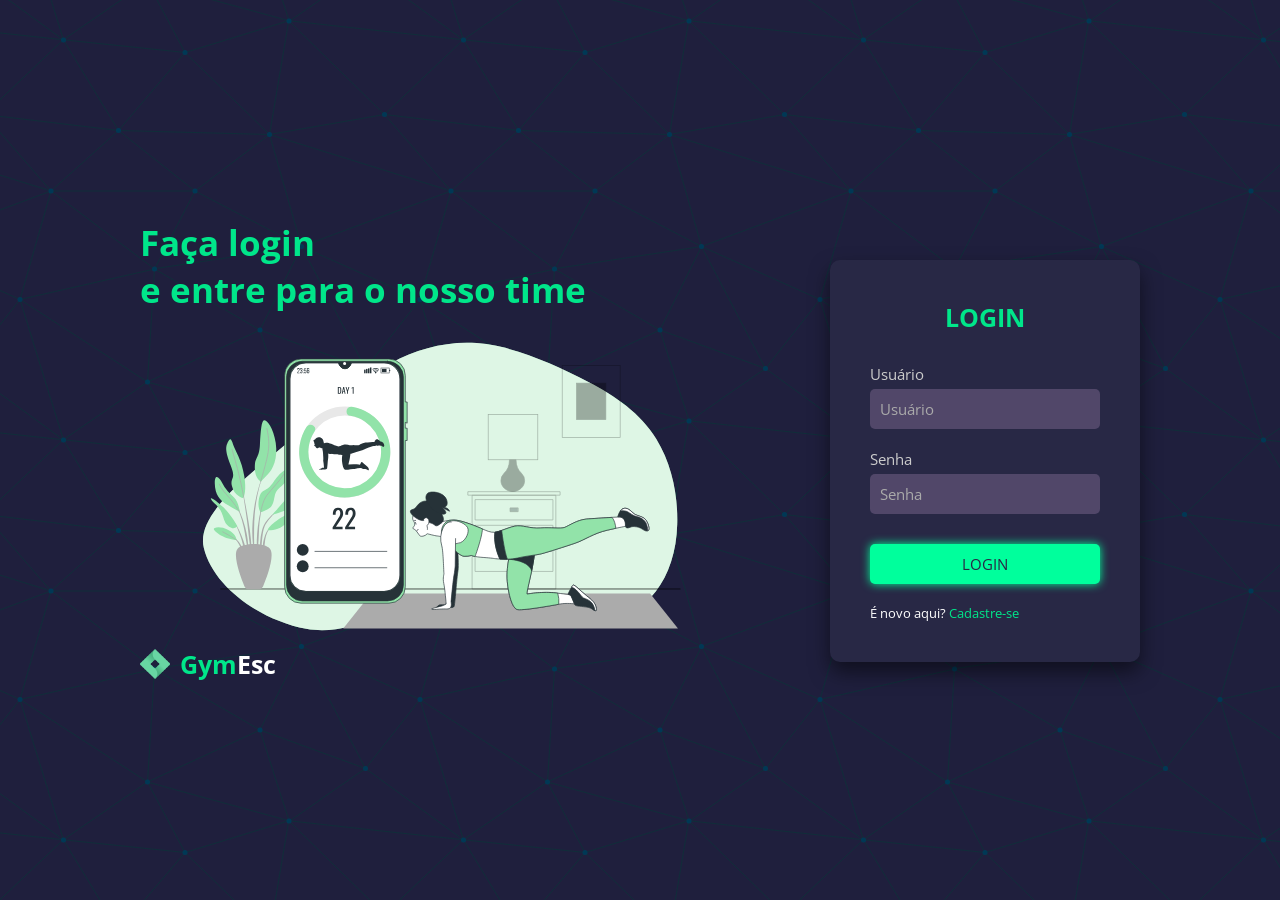
<file: login/index.html>
<!DOCTYPE html>
<html lang="pt-BR">

<head>
    <meta charset="UTF-8">
    <meta name="viewport" content="width=device-width, initial-scale=1.0">
    <link rel="icon" type="image/x-icon" href="/src/images/logo.ico">

    <title>GymEsc | Login</title>

    <link rel="stylesheet" href="/src/css/globals.css">
    <link rel="stylesheet" href="/src/css/form.css">
    <link rel="stylesheet" href="./src/css/styles.css">
</head>

<body>
    <div class="page-container">
        <div class="login-page-container">
            <div class="login">
                <div class="login-illustration">
                    <div class="illustration-title green">
                        <h1>Faça login<br>e entre para o nosso time</h1>
                    </div>
                    <div class="illustration">
                        <img src="/src/images/login-exercise.svg" alt="Exercise Illustration">
                    </div>
                    <div class="illustration-footer">
                        <div class="logo">
                            <img src="/src/images/logo.png" alt="logo">
                            <h2><span class="green">Gym</span>Esc</h2>
                        </div>
                    </div>
                </div>
                <div class="login-form-container js-login-form-container">
                    <form method="get">
                        <div class="form-content-container container login-form-content-container">
                            <div class="form-header">
                                <div class="title">
                                    <h2>LOGIN</h2>
                                </div>
                            </div>
                            <div class="form-data">
                                <label for="username">Usuário</label>
                                <input type="text" id="username" autocomplete="true" class="js-username small"
                                    name="username" placeholder="Usuário">

                                <label for="password">Senha</label>
                                <input type="password" autocomplete="true" class="js-password small" id="password"
                                    name="password" placeholder="Senha">

                                <button type="submit" class="js-submit">LOGIN</button>
                            </div>
                            <div class="form-footer">
                                <span class="details">
                                    É novo aqui?
                                    <a href="/register">Cadastre-se</a>
                                </span>
                            </div>
                        </div>
                    </form>
                </div>
            </div>
        </div>
    </div>

    <script src="/src/javascript/globals.js"></script>
    <script src="./src/javascript/script.js"></script>
</body>

</html>
</file>
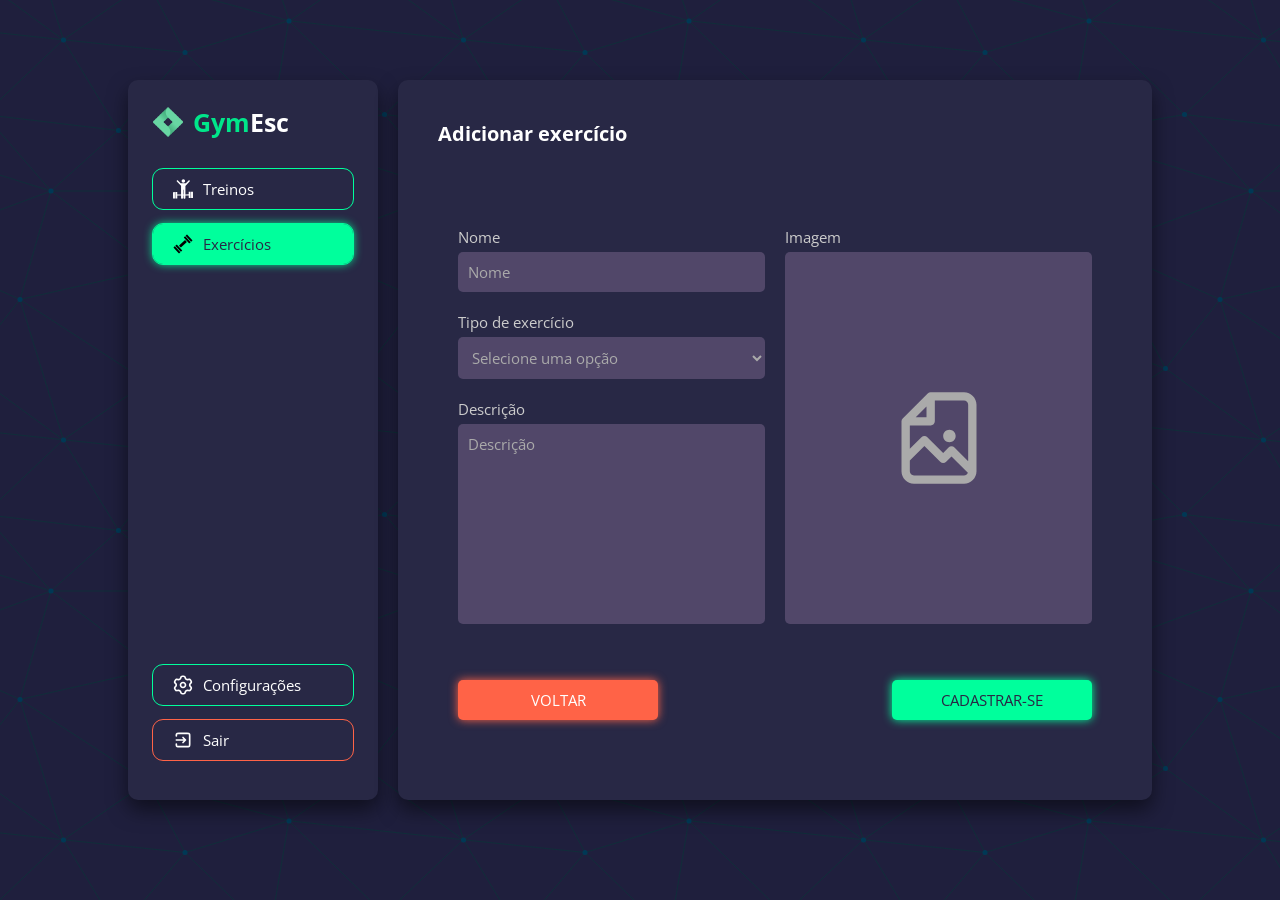
<file: exercises/add/index.html>
<!DOCTYPE html>
<html lang="pt-BR">

<head>
    <meta charset="UTF-8">
    <meta name="viewport" content="width=device-width, initial-scale=1.0">
    <link rel="icon" type="image/x-icon" href="/src/images/logo.ico">

    <title>GymEsc | Adicionar exercício</title>

    <link rel="stylesheet" href="/src/css/globals.css">
    <link rel="stylesheet" href="/src/css/navbar.css">
    <link rel="stylesheet" href="/src/css/content.css">
    <link rel="stylesheet" href="/src/css/form.css">
    <link rel="stylesheet" href="./src/css/styles.css">
</head>

<body>
    <div class="page-container">
        <div class="js-template" data-src="navbar/navbar.html"></div>

        <div class="content-container container">
            <div class="content exercises-container js-exercises-container">
                <div class="content-header">
                    <h1 class="title">Adicionar exercício</h1>
                </div>

                <div class="content-main js-exercise-add-container">
                    <form method="post" class="form">
                        <div class="form-content-container exercises-form-content-container">
                            <div class="form-data">
                                <div class="columns">
                                    <div class="col">
                                        <label for="name">Nome</label>
                                        <input required type="text" id="name" name="name" placeholder="Nome">

                                        <label for="train_level">Tipo de exercício</label>
                                        <select required name="train_level" id="train_level">
                                            <option value="" disabled selected>Selecione uma opção</option>
                                            <option value="0">Repetições</option>
                                            <option value="1">Duração</option>
                                        </select>

                                        <label for="description">Descrição</label>
                                        <textarea name="description" class="no-mb" id="description"
                                            placeholder="Descrição"></textarea>
                                    </div>
                                    <div class="col">
                                        <label for="image">Imagem</label>
                                        <label for="image" class="input-file-holder no-mb js-input-file-wrapper">
                                            <img src="/src/icons/img.svg" class="hover" alt="img file">
                                            <img src="/src/icons/img-deactivate.svg" alt="img file">
                                            <input type="file" name="image" id="image" accept="image/*"
                                                class="hide js-input-file">
                                        </label>
                                    </div>
                                </div>

                                <div class="placeholder"></div>

                                <div class="form-inline-container">
                                    <a href="/exercises">
                                        <button type="button" class="red">VOLTAR</button>
                                    </a>

                                    <button type="submit">CADASTRAR-SE</button>
                                </div>
                            </div>
                        </div>
                    </form>
                </div>

                <div class="content-footer"></div>
            </div>
        </div>
    </div>

    <script src="/src/javascript/globals.js"></script>
    <script src="./src/javascript/script.js"></script>
</body>

</html>
</file>
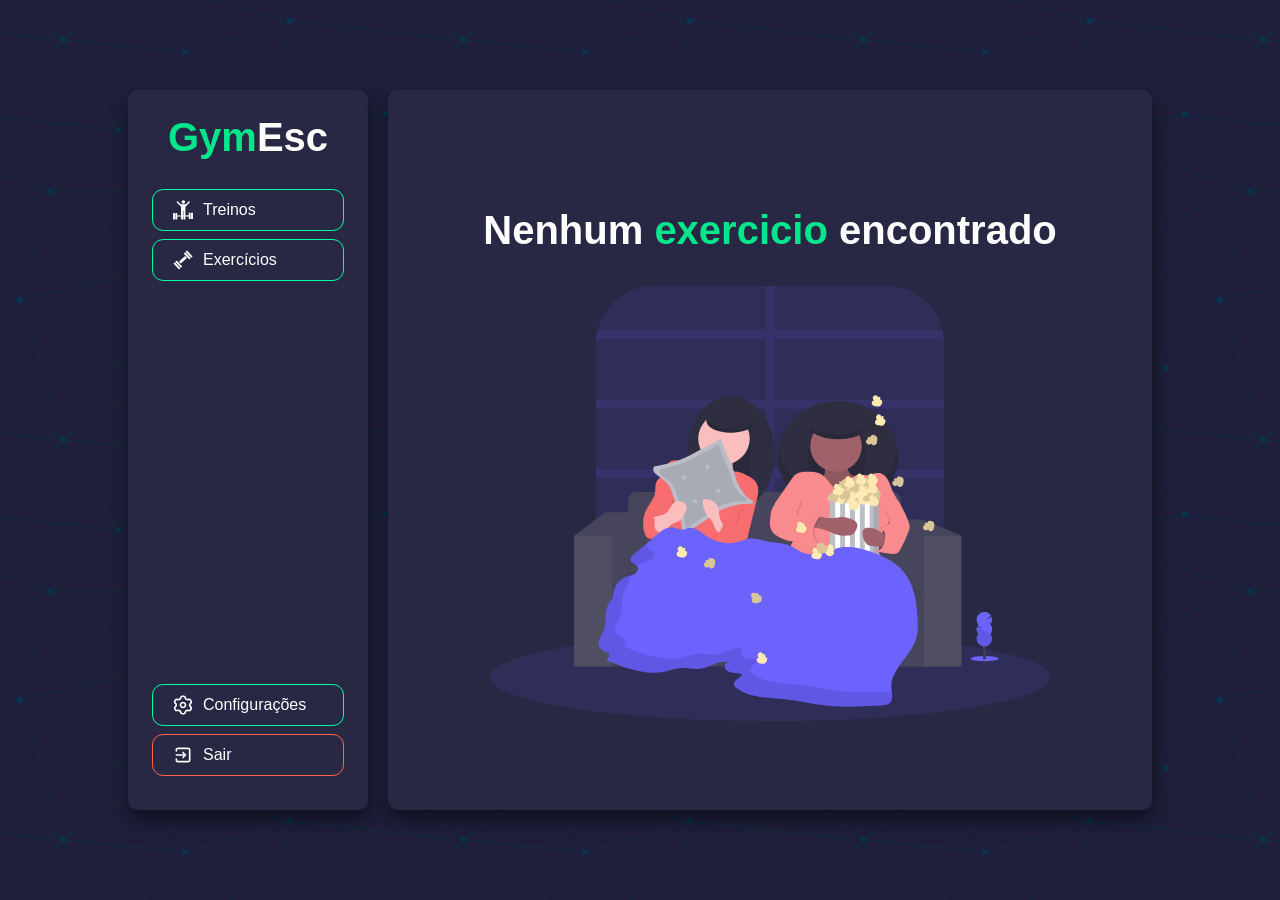
<file: home/exercises/index.html>
<!DOCTYPE html>
<html lang="pt-BR">
<head>
    <meta charset="UTF-8">
    <meta name="viewport" content="width=device-width, initial-scale=1.0">
    <title>GymESC Home</title>
    <link rel="stylesheet" href="styles.css">
</head>
<body>
    <div class="container">
        <div class="navbar-container">
            <div class="train-container">
                <a href="/home">
                    <div class="logo">
                        <h1><span class="green">Gym</span>Esc</h1>
                    </div>
                </a>
                <a href="/home/workouts">
                    <div class="button">
                        <img src="./src/icons/workout.svg" alt="gym weight" class="icon">
                        <img src="./src/icons/workout_black.svg" alt="gym weight" class="icon black">
                        <span>Treinos</span>
                    </div>
                </a>

                <a href="/home/exercises">
                    <div class="button">
                        <img src="./src/icons/weight.svg" alt="gym weight" class="icon">
                        <img src="./src/icons/weight_black.svg" alt="gym weight" class="icon black">
                        <span>Exercícios</span>
                    </div>
                </a>
            </div>
            <div class="setting-container">
                <a href="/home/settings">
                    <div class="button">
                        <img src="./src/icons/gear.svg" alt="gear" class="icon">
                        <img src="./src/icons/gear_black.svg" alt="gear" class="icon black">
                        <span>Configurações</span>
                    </div>
                </a>

                <a href="/login">
                    <div class="button red">
                        <img src="./src/icons/exit.svg" alt="exit" class="icon">
                        <img src="./src/icons/exit_black.svg" alt="exit" class="icon black">
                        <span>Sair</span>
                    </div>
                </a>
            </div>
        </div>

        <div class="content-container">
            <div class="content">
                <h2 class="title">Nenhum <span class="green">exercicio</span> encontrado</h2>
                <div class="illustration">
                    <img src="./src/trains_empty_state.svg" alt="Exercise Illustration">
                </div>
            </div>
        </div>
    </div>

    <script src="./script.js"></script>
</body>
</html>
</file>
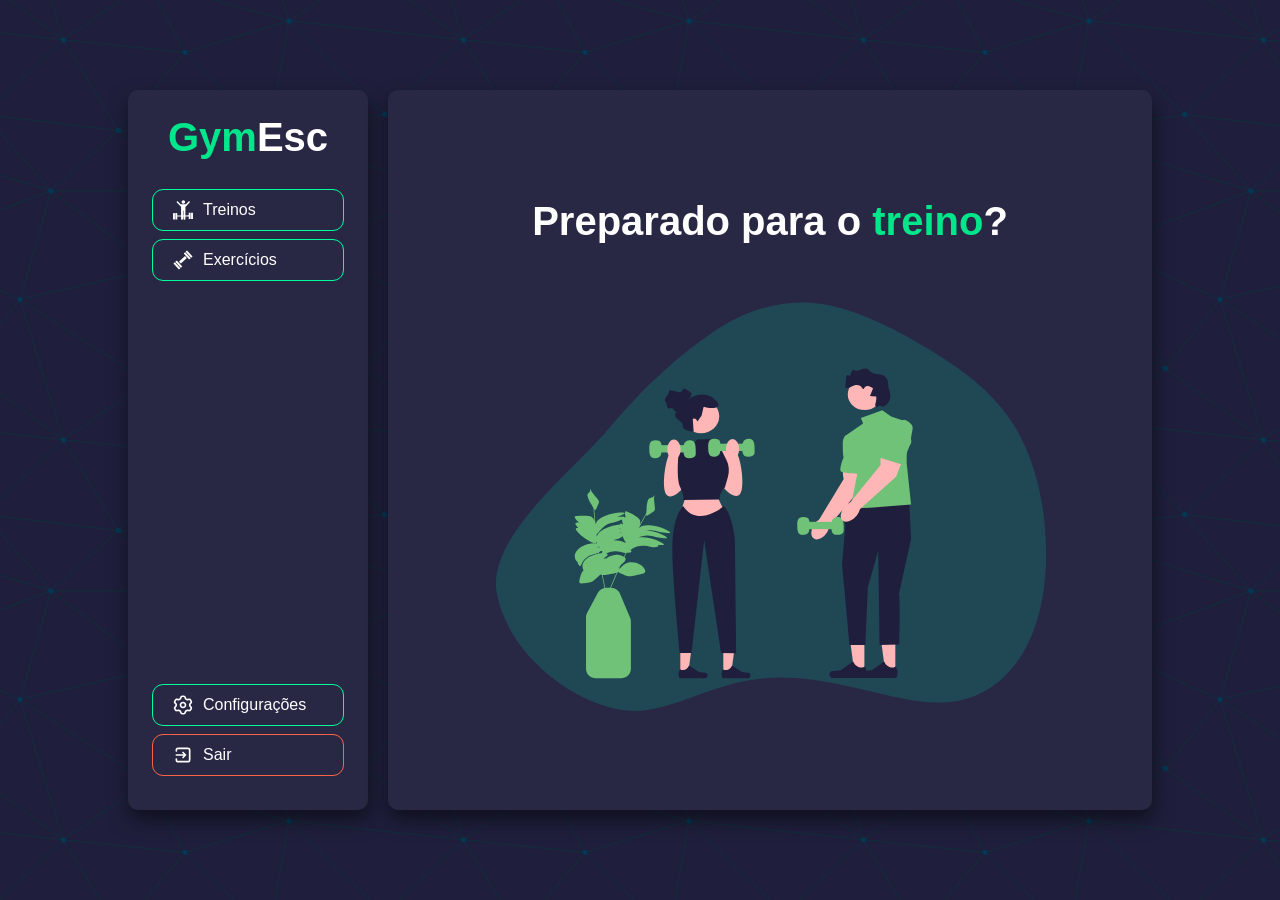
<file: home/settings/index.html>
<!DOCTYPE html>
<html lang="pt-BR">
<head>
    <meta charset="UTF-8">
    <meta name="viewport" content="width=device-width, initial-scale=1.0">
    <title>GymESC Home</title>
    <link rel="stylesheet" href="styles.css">
</head>
<body>
    <div class="container">
        <div class="navbar-container">
            <div class="train-container">
                <a href="/home">
                    <div class="logo">
                        <h1><span class="green">Gym</span>Esc</h1>
                    </div>
                </a>
                <a href="/home/workouts">
                    <div class="button">
                        <img src="./src/icons/workout.svg" alt="gym weight" class="icon">
                        <img src="./src/icons/workout_black.svg" alt="gym weight" class="icon black">
                        <span>Treinos</span>
                    </div>
                </a>

                <a href="/home/exercises">
                    <div class="button">
                        <img src="./src/icons/weight.svg" alt="gym weight" class="icon">
                        <img src="./src/icons/weight_black.svg" alt="gym weight" class="icon black">
                        <span>Exercícios</span>
                    </div>
                </a>
            </div>
            <div class="setting-container">
                <a href="/home/settings">
                    <div class="button">
                        <img src="./src/icons/gear.svg" alt="gear" class="icon">
                        <img src="./src/icons/gear_black.svg" alt="gear" class="icon black">
                        <span>Configurações</span>
                    </div>
                </a>

                <a href="/login">
                    <div class="button red">
                        <img src="./src/icons/exit.svg" alt="exit" class="icon">
                        <img src="./src/icons/exit_black.svg" alt="exit" class="icon black">
                        <span>Sair</span>
                    </div>
                </a>
            </div>
        </div>

        <div class="content-container">
            <div class="content">
                <h2 class="title">Preparado para o <span class="green">treino</span>?</h2>
                <div class="illustration">
                    <img src="./src/content.svg" alt="Exercise Illustration">
                </div>
            </div>
        </div>
    </div>

    <script src="./script.js"></script>
</body>
</html>
</file>
<file: src/css/globals.css>
@charset "utf-8";

@import url('https://fonts.googleapis.com/css2?family=Open+Sans:ital,wght@0,300..800;1,300..800&display=swap');

:root {
    --white-color: #ffffff;
    --red-color: #ff6347;
    --green-color: #00e68a;

    --primary-color: #1F1F3D;
    --primary-color-hover: #21213f;

    --secundary-color: #282845;
    --terciary-color: #535374;

    --shadow-dark-color: #00000080;

    --container-primary-bg-color: #282845;

    --label-light-color: #cccccc;

    --input-bg-color: #514769;

    --input-font-active-color: #ffffff;

    --input-font-placeholder-color: #aaaaaa;

    --button-green-color: #00FF9C;
    --button-hover-green-color: #00e68a;
    --button-click-green-color: #0ca065;

    --button-red-color: #ff6347;
    --button-hover-red-color: #e05137;
    --button-click-red-color: #c14530;

    --button-font-dark-color: #282845;
    --button-font-light-color: #ffffff;
}

*,
*::before,
*::after {
    box-sizing: border-box;
}

* {
    margin: 0;
    padding: 0;

    list-style: none;
    vertical-align: baseline;

    font-family: "Open Sans", sans-serif;
    font-optical-sizing: auto;
    font-style: normal;
}

html {
    font-size: 62.5%;
}

body {
    margin: 0;
    background-image: url("/src/images/bg.svg");
    color: var(--white-color);
    display: flex;
    justify-content: center;
    align-items: center;
    height: 100vh;
}

.green {
    color: var(--green-color);
}

.icon {
    width: 2rem;
    height: 2rem;
}

.page-container {
    width: 80%;
    height: 80%;

    display: flex;
    justify-content: center;
    align-items: center;
    gap: 2rem;
}

.container {
    background-color: var(--container-primary-bg-color);
    box-shadow: 0 1rem 2rem var(--shadow-dark-color);
    border-radius: 1rem;
    padding: 4rem;
    width: 100%;

    margin-bottom: 2rem;
}

.logo {
    display: flex;
    justify-content: left;
    align-items: center;
    height: fit-content;

    gap: 1rem;
}

.logo h1 {
    font-size: 4rem;
}

.logo h2 {
    font-size: 2.5rem;
}

.logo img {
    width: 3rem;
    height: 3rem;
}

h1,
h2,
h3 {
    font-size: 1rem;
}

.columns {
    display: flex;
    flex-direction: row;
    width: 100%;
    gap: 2rem;
}

.col {
    display: flex;
    flex-direction: column;
    width: 100%;
}

.hide {
    display: none !important;
}

::-webkit-scrollbar {
    width: 1rem;
}

::-webkit-scrollbar-track {
    background-color: var(--terciary-color);
}

::-webkit-scrollbar-thumb {
    cursor: pointer;
    background-color: var(--green-color);
    border-radius: 1rem;
}

::-webkit-scrollbar-thumb:hover {
    background-color: var(--button-green-color);
}

.placeholder {
    flex-grow: 1 !important;
    height: 100% !important;
}
</file>
<file: src/css/form.css>
form {
    width: 100%;
    height: 100%;
}

.form-content-container {
    padding: 4rem;

    display: flex;
    flex-direction: column;
}

.form-header {
    display: flex;
    justify-content: center;
    align-items: center;
    width: 100%;
    margin-bottom: 3rem;
}

.form-header .title h2 {
    font-size: 2.5rem;
    color: var(--green-color);
}

.form-data {
    display: flex;
    flex-direction: column;
    width: 100%;
    height: 100%;
}

.form-data label {
    font-size: 1.5rem;
    margin-bottom: .5rem;
    color: var(--label-light-color);
}

.form-data input,
.form-data select,
.form-data textarea,
.form-data button {
    background-color: var(--input-bg-color);
    color: var(--input-font-active-color);
    font-size: 1.5rem;

    margin-bottom: 2rem;
    padding: 1rem;

    border-radius: .5rem;
    border: none;

    min-width: 20rem;
    width: 100%;
}

.form-data textarea {
    resize: none;
    max-height: 20rem;
    height: 20rem;
}

.form-data select:invalid {
    color: var(--input-font-placeholder-color);
}

.form-data option {
    color: var(--input-font-active-color);
}

.form-data option:disabled {
    color: var(--input-font-placeholder-color);
}

.form-data input::placeholder,
.form-data textarea::placeholder {
    color: var(--input-font-placeholder-color);
}

.form-data button {
    border-radius: .5rem;
    background-color: var(--button-green-color);
    color: var(--button-font-dark-color);

    cursor: pointer;
    transition: background-color 0.3s ease;
    box-shadow: 0 0 1rem var(--button-green-color);

    margin-top: 1rem;
}

.form-data button:hover {
    background-color: var(--button-hover-green-color);
}

.form-data button:active {
    background-color: var(--button-click-green-color);
    box-shadow: none;
}

.form-data button.red {
    background-color: var(--red-color);
    color: var(--white-color);
    box-shadow: 0 0 1rem var(--red-color);
}

.form-data button.red:hover {
    background-color: var(--button-hover-red-color);
}

.form-data button.red:active {
    background-color: var(--button-click-red-color);
    box-shadow: none;
}

.form-data .no-mb {
    margin-bottom: 0;
}

.form-footer .details {
    font-size: 1.3rem;
    margin-top: 2rem;
    text-decoration: none;
}

.form-footer .details a {
    color: var(--green-color);
    text-decoration: none;
}

.form-footer .details:hover a {
    color: var(--button-green-color);
    text-decoration: underline;
}

.form-inline-container {
    display: flex;
    justify-content: space-between;
    align-items: center;
}

.form-inline-container button {
    width: fit-content;
}

.input-file-holder {
    width: 100%;
    height: 100%;

    -webkit-filter: brightness(100%);

    display: flex;
    justify-content: center;
    align-items: center;

    background-color: var(--input-bg-color);
    background-size: contain;
    background-repeat: no-repeat;
    background-position: center;

    color: var(--input-font-active-color);
    font-size: 1.5rem;

    padding: 1rem;

    border-radius: .5rem;
    border: none;

    cursor: pointer;
}

.input-file-holder img {
    width: 10rem;
    height: 10rem;
}

.input-file-holder .hover {
    display: none;
}

.input-file-holder:hover>img {
    display: none;
}

.input-file-holder:hover>img.hover {
    display: block;
}

.input-file-holder.filled img {
    display: none;
}

.input-file-holder.filled img.hover {
    width: 11rem;
    height: 11rem;

    display: block;
    border-radius: .5rem;
    padding: 1rem;
    background-color: #0000005e;
}
</file>
<file: login/src/css/styles.css>
.login-page-container {
    max-width: 100rem;
    width: 100%;
    display: flex;
    justify-content: center;
    align-items: center;
    flex-direction: column;
    gap: none;
}

.login {
    width: 100%;
    display: flex;
    align-items: center;
    justify-content: center;
}

.login-illustration {
    float: left;
    width: 100%;
    padding-right: 4rem;
    display: flex;
    flex-direction: column;
}

.illustration-title h1 {
    font-size: 3.5rem;
    color: var(--green-color);
}

.illustration {
    display: flex;
    justify-content: center;
    align-items: center;
    width: 100%;
}

.illustration img {
    max-width: 50rem;
    width: 100%;
    height: auto;
}

.illustration-footer {
    width: 100%;
    text-align: left;
}

.login-form-container {
    padding-left: 4rem;

    max-width: 35rem;
    width: 100%;

    max-height: 38rem;
    height: 100%;
}

.login-form-content-container {
    height: 100%;
    width: 100%;
}
</file>
<file: src/css/navbar.css>
@import url(/src/css/buttons.css);

a:has(.logo) {
    color: var(--white-color);
    text-decoration: none;
}

.navbar-container .button {
    margin-bottom: 1.5rem;
}

.navbar-container {
    padding: 2.5rem;

    display: flex;
    flex-direction: column;
    justify-content: space-between;

    max-width: 25rem;
    width: 100%;

    height: 100%;
}

.logo {
    margin-bottom: 3rem;
}
</file>
<file: src/css/content.css>
.content-container {
    padding: 2rem;

    width: 100%;
    height: 100%;

    display: flex;
    justify-content: center;
    align-items: center;
}

.content {
    width: 100%;
    height: 100%;

    display: flex;
    flex-direction: column;
}

.content .content-header {
    display: flex;
    align-items: center;
    justify-content: space-between;

    padding: 2rem;
    margin-bottom: 2rem;
}

.content .content-header .title {
    font-size: 2rem;
    width: 100%;
    height: 100%;
    display: flex;
    justify-content: left;
    align-items: center;
}

.content .content-main {
    width: 100%;
    height: 100%;
}

.content .content-main .empty-state {
    width: 100%;
    height: 100%;

    display: flex;
    justify-content: center;
    align-items: center;
}

.empty-state-content {
    display: flex;
    flex-direction: column;
    justify-content: center;
    align-items: center;

    max-width: 60%;
}

.content .content-main .empty-state .title {
    text-align: center;
    font-size: 2.5rem;
}

.content .content-main .empty-state .description {
    font-size: 1.8rem;
    text-align: center;
}

.content .empty-state .illustration {
    padding: 3rem 0;
}

.content .empty-state .illustration img {
    width: 50rem;
}
</file>
<file: exercises/add/src/css/styles.css>
.exercises-form-content-container {
    height: 100%;
}
</file>
<file: home/exercises/styles.css>
body {
  margin: 0;
  font-family: Arial, sans-serif;
  background-image: url("./src/bg.svg");
  color: #fff;
  display: flex;
  justify-content: center;
  align-items: center;
  height: 100vh;
}

a {
  color: #fff;
  text-decoration: none;
}

.container {
  width: 80%;
  height: 80%;

  display: flex;
  flex-direction: row;
  gap: 20px;
}

.navbar-container {
  background-color: #282845;
  border-radius: 10px;
  box-shadow: 1px 10px 20px rgba(0, 0, 0, 0.5);
  padding: 25px;

  display: flex;
  flex-direction: column;
  justify-content: space-between;
}

.navbar-container .button {
  display: flex;
  justify-content: left;
  gap: 10px;
  align-items: center;

  width: 150px;
  padding: 10px 20px;
  border-radius: 10px;
  text-align: center;
  outline: 1px solid #00FF9C;
  color: #fff;
  margin-bottom: 10px;
}

.navbar-container .button.red {
  outline: 1px solid tomato;
}

.navbar-container .button:hover {
  background-color: #00FF9C;
  box-shadow: 0px 0px 10px #00FF9C;
  color: #282845;
}

.icon.black {
  display: none;
}

.navbar-container .button:hover > .icon {
  display: none;
}

.navbar-container .button:hover > .icon.black {
  display: block;
}

.navbar-container .button.red:hover > .icon {
  display: block;
}

.navbar-container .button.red:hover > .icon.black {
  display: none;
}


.navbar-container .button.red:hover {
  background-color: tomato;
  box-shadow: 0px 0px 10px rgb(255, 120, 96);
  color: #fff;
}

.icon {
  width: 20px;
  height: 20px;
}

.logo {
  margin-bottom: 30px;
}

.logo h1 {
  font-size: 2.5em;
  text-align: center;
  margin: 0;
  padding: 0;
}

.green {
  color: #00e68a;
}

.content-container {
  padding: 20px;
  background-color: #282845;
  border-radius: 10px;
  box-shadow: 1px 10px 20px rgba(0, 0, 0, 0.5);

  display: flex;
  width: 100%;
  justify-content: center;
  align-items: center;
}

.content {
  display: flex;
  max-width: 600px;
  flex-direction: column;
  justify-content: center;
  align-content: center;
}

.illustration {
  padding: 0 20px;
}

.illustration img {
  width: 100%;
  height: auto;
}

.title {
  font-size: 2.5rem;
  text-align: center;
}
</file>
<file: home/settings/styles.css>
body {
  margin: 0;
  font-family: Arial, sans-serif;
  background-image: url("./src/bg.svg");
  color: #fff;
  display: flex;
  justify-content: center;
  align-items: center;
  height: 100vh;
}

a {
  color: #fff;
  text-decoration: none;
}

.container {
  width: 80%;
  height: 80%;

  display: flex;
  flex-direction: row;
  gap: 20px;
}

.navbar-container {
  background-color: #282845;
  border-radius: 10px;
  box-shadow: 1px 10px 20px rgba(0, 0, 0, 0.5);
  padding: 25px;

  display: flex;
  flex-direction: column;
  justify-content: space-between;
}

.navbar-container .button {
  display: flex;
  justify-content: left;
  gap: 10px;
  align-items: center;

  width: 150px;
  padding: 10px 20px;
  border-radius: 10px;
  text-align: center;
  outline: 1px solid #00FF9C;
  color: #fff;
  margin-bottom: 10px;
}

.navbar-container .button.red {
  outline: 1px solid tomato;
}

.navbar-container .button:hover {
  background-color: #00FF9C;
  box-shadow: 0px 0px 10px #00FF9C;
  color: #282845;
}

.icon.black {
  display: none;
}

.navbar-container .button:hover > .icon {
  display: none;
}

.navbar-container .button:hover > .icon.black {
  display: block;
}

.navbar-container .button.red:hover > .icon {
  display: block;
}

.navbar-container .button.red:hover > .icon.black {
  display: none;
}


.navbar-container .button.red:hover {
  background-color: tomato;
  box-shadow: 0px 0px 10px rgb(255, 120, 96);
  color: #fff;
}

.icon {
  width: 20px;
  height: 20px;
}

.logo {
  margin-bottom: 30px;
}

.logo h1 {
  font-size: 2.5em;
  text-align: center;
  margin: 0;
  padding: 0;
}

.green {
  color: #00e68a;
}

.content-container {
  padding: 20px;
  background-color: #282845;
  border-radius: 10px;
  box-shadow: 1px 10px 20px rgba(0, 0, 0, 0.5);

  display: flex;
  width: 100%;
  justify-content: center;
  align-items: center;
}

.content {
  display: flex;
  max-width: 600px;
  flex-direction: column;
  justify-content: center;
  align-content: center;
}

.illustration {
  padding: 0 20px;
}

.illustration img {
  width: 100%;
  height: auto;
}

.title {
  font-size: 2.5rem;
  text-align: center;
}
</file>
